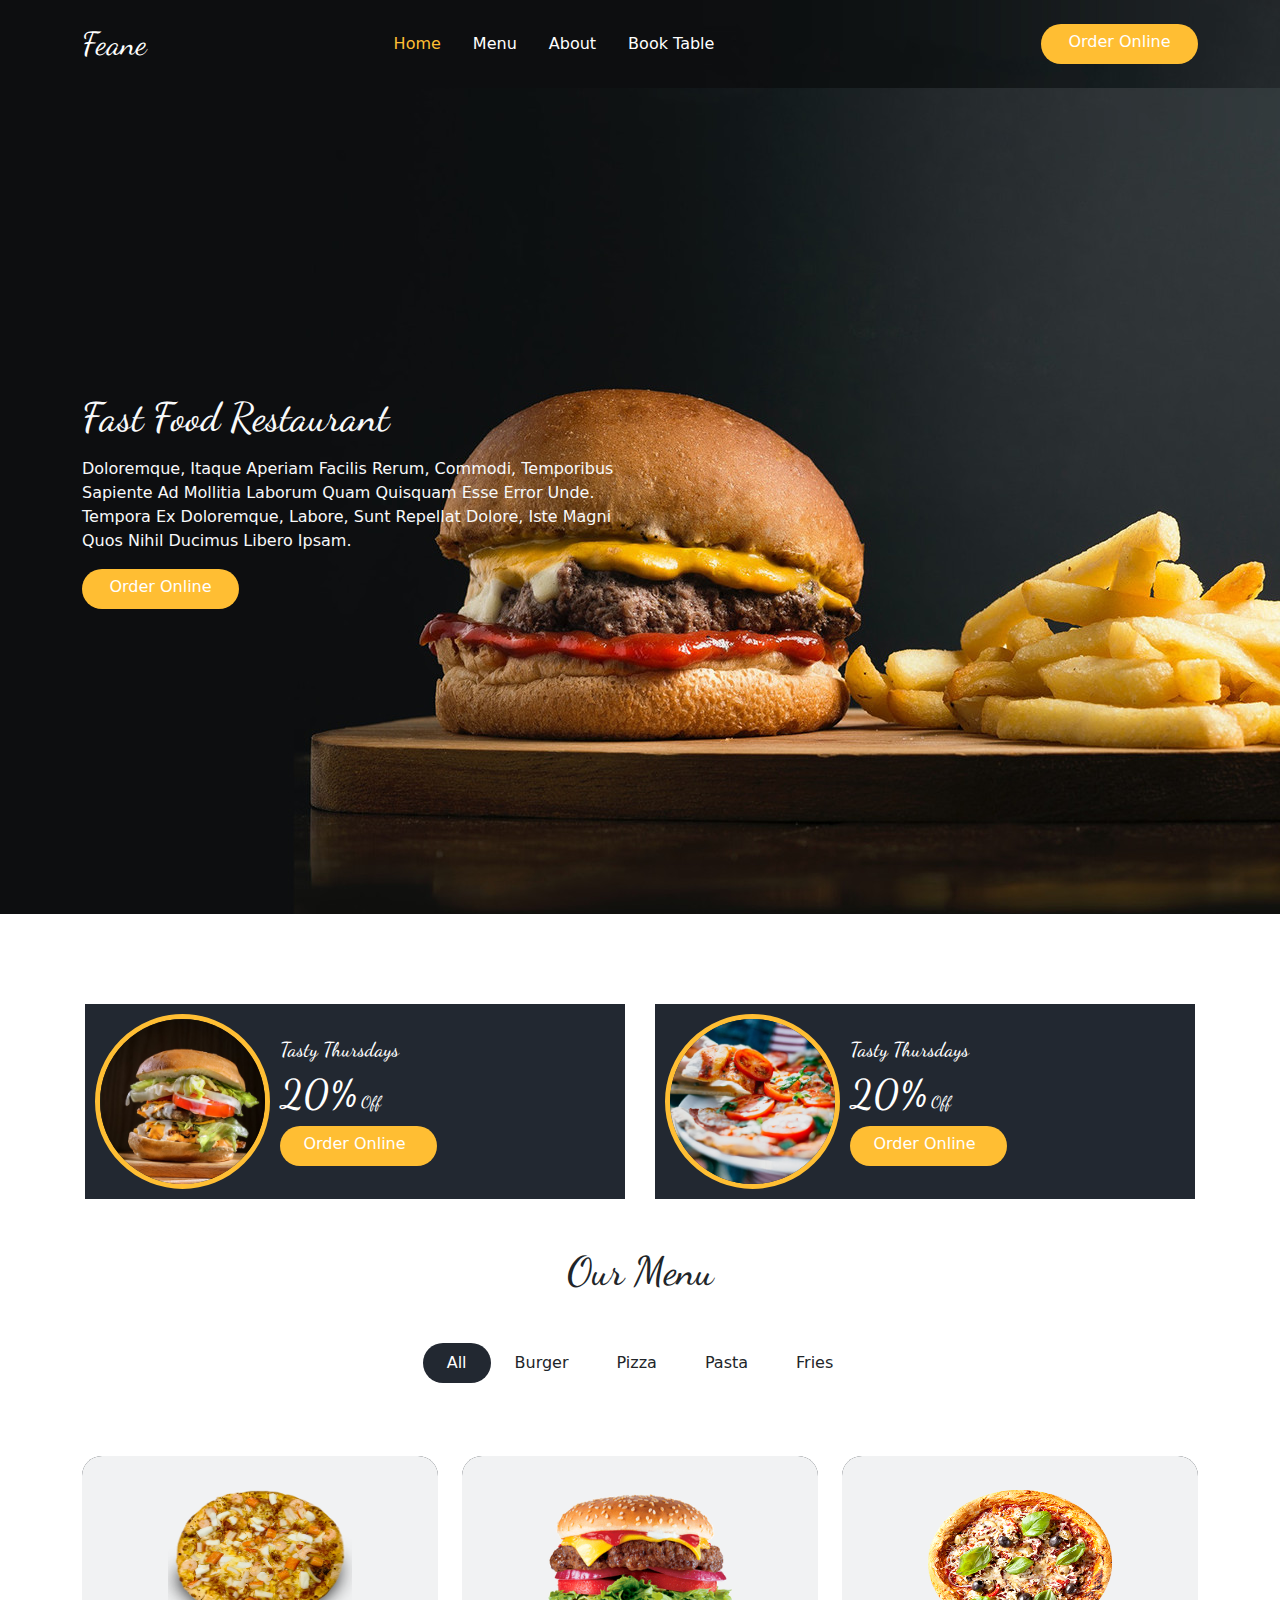
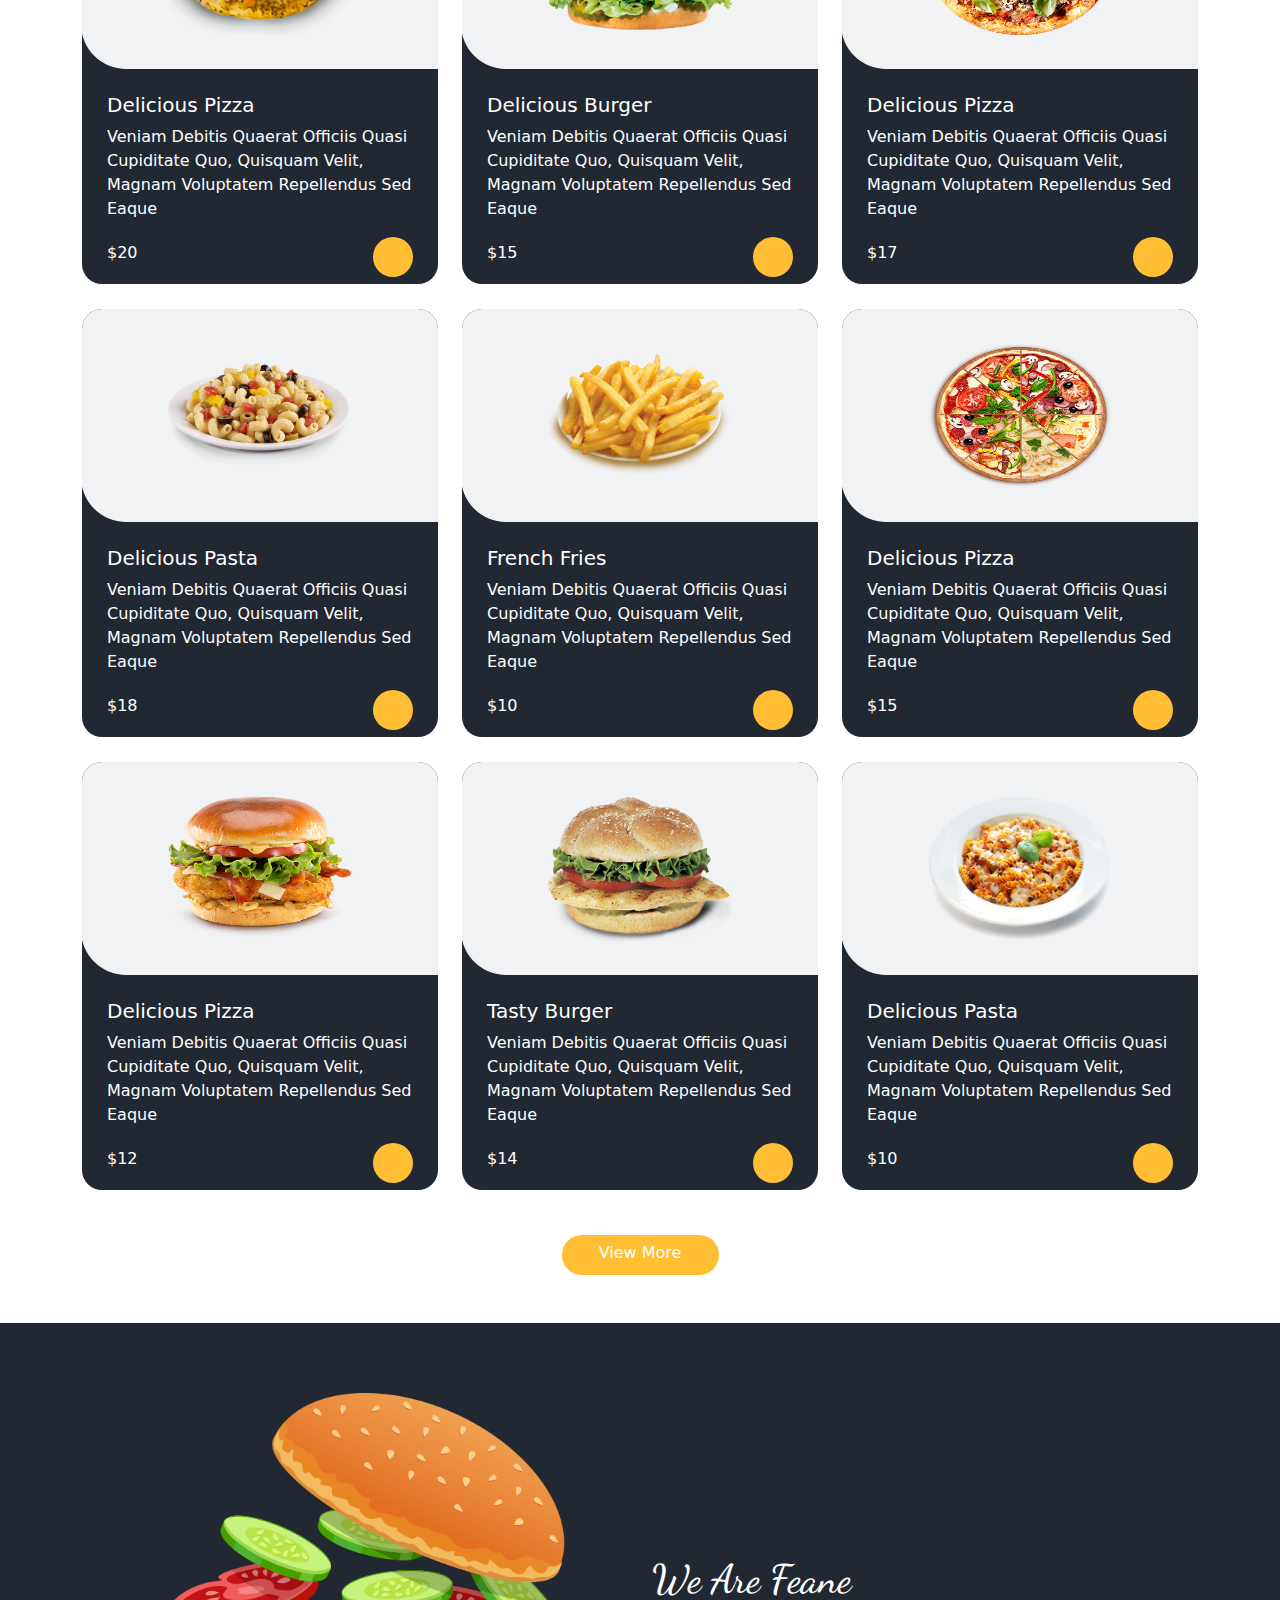
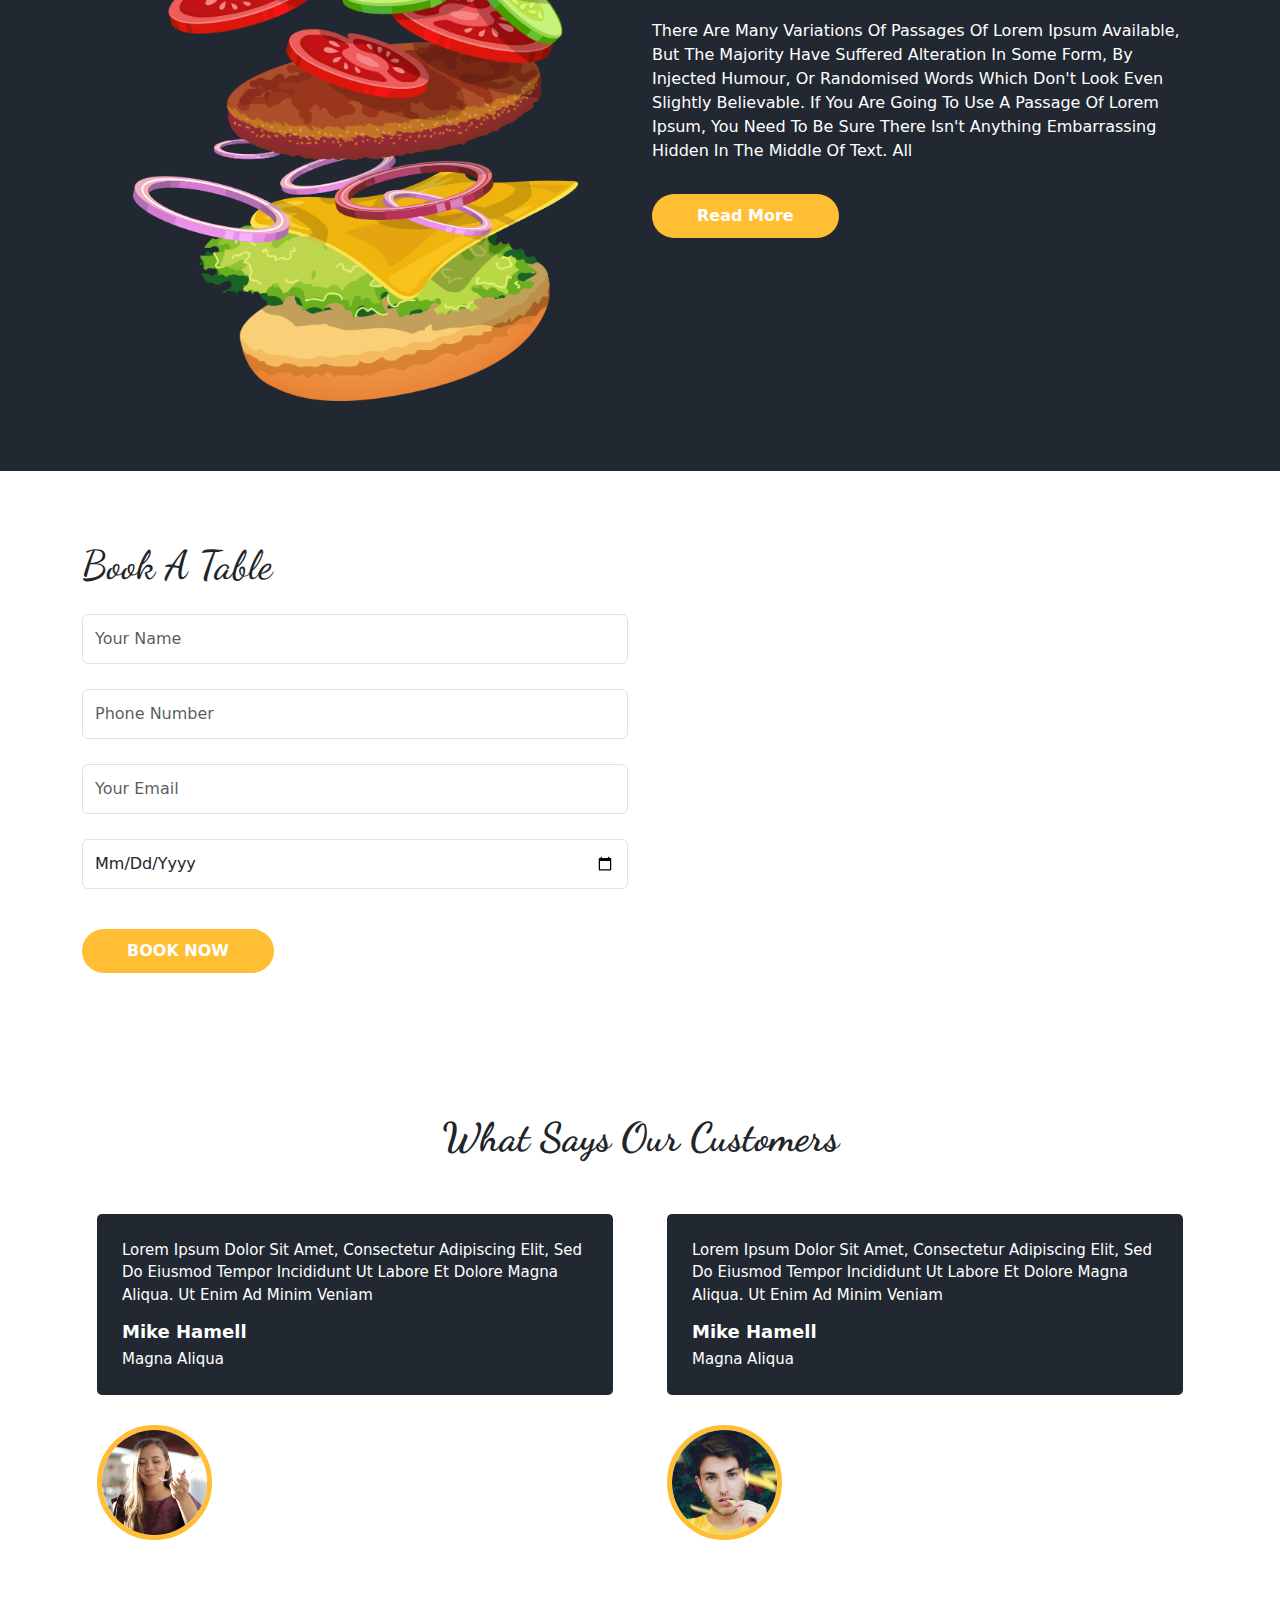
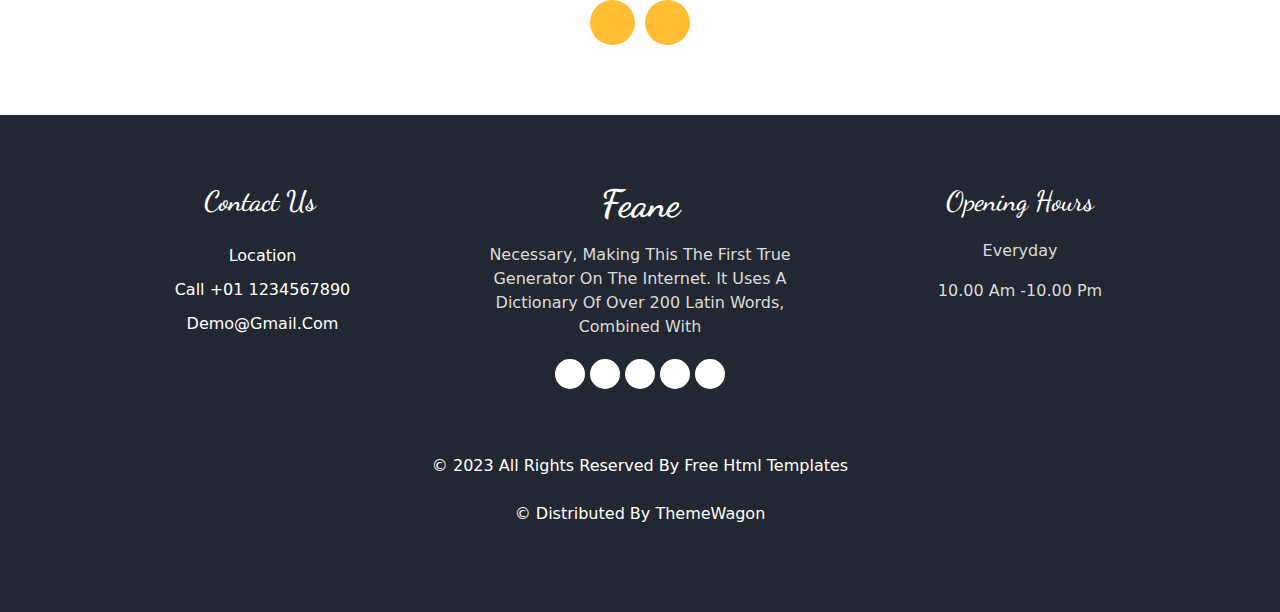
<file: index.html>
<!DOCTYPE html>
<html lang="en">

<head>
    <meta charset="UTF-8">
    <meta name="viewport" content="width=device-width, initial-scale=1.0">

    <!-- link css -->
    <link rel="stylesheet" href="./pppp/css/file.css">

    <!-- link google fonts -->
    <link rel="preconnect" href="https://fonts.googleapis.com">
    <link rel="preconnect" href="https://fonts.gstatic.com" crossorigin>
    <link
        href="https://fonts.googleapis.com/css2?family=Cairo:wght@300;400;500;700&family=Kanit:wght@300;500&family=Newsreader:opsz,wght@6..72,600&family=Roboto:wght@100;300;400;500&display=swap"
        rel="stylesheet">

    <!-- link google fonts -->
    <link rel="preconnect" href="https://fonts.googleapis.com">
    <link rel="preconnect" href="https://fonts.gstatic.com" crossorigin>
    <link
        href="https://fonts.googleapis.com/css2?family=Cairo:wght@300;400;500;700&family=Dancing+Script:wght@400;500;600;700&family=Kanit:wght@300;500&family=Newsreader:opsz,wght@6..72,600&family=Roboto:wght@100;300;400;500&display=swap"
        rel="stylesheet">
    <!-- link icons  -->
    <link rel="stylesheet" href="https://cdnjs.cloudflare.com/ajax/libs/font-awesome/6.4.2/css/all.min.css"
        integrity="sha512-z3gLpd7yknf1YoNbCzqRKc4qyor8gaKU1qmn+CShxbuBusANI9QpRohGBreCFkKxLhei6S9CQXFEbbKuqLg0DA=="
        crossorigin="anonymous" referrerpolicy="no-referrer">

    <!-- link bootstarp css -->
    <link rel="stylesheet" href="./pppp/vendor/css_boot_strap/bootstrap.min.css">


    <title>Feane</title>
</head>

<body>

    <!-- START  NAV -->
    <nav class="navbar navbar-expand-lg bg-body-tertiary">
        <div class="container">
            <a class="navbar-brand" href="#">Feane</a>
            <button class="navbar-toggler" type="button" data-bs-toggle="collapse"
                data-bs-target="#navbarSupportedContent" aria-controls="navbarSupportedContent" aria-expanded="false"
                aria-label="Toggle navigation">
                <span class="navbar-toggler-icon"></span>
            </button>
            <div class="collapse navbar-collapse" id="navbarSupportedContent">
                <ul class="navbar-nav ms-auto mb-2 mb-lg-0 ">

                    <li class="nav-item">
                        <a class="nav-link p-2 p-lg-3 active" href="#">home</a>
                    </li>
                    <li class="nav-item">
                        <a class="nav-link p-2 p-lg-3" href="./menu.html">menu</a>
                    </li>
                    <li class="nav-item">
                        <a class="nav-link p-2 p-lg-3" href="./about.html">About</a>
                    </li>
                    <li class="nav-item">
                        <a class="nav-link p-2 p-lg-3" href="./book_tabl.html">book table</a>
                    </li>
                </ul>

                <i class="fa-regular fa-user ms-auto icon_header"></i>
                <i class="fa-solid fa-cart-shopping ms-4 icon_header"></i>


                <div class="searsh ps-3 pe-3 d-none d-lg-block ms-3">
                    <i class="fa-solid fa-magnifying-glass icon_header"></i>
                </div>
                <a class="btn btn-primary rounded-pill main-btn ms-4" href="#">order online</a>

            </div>
        </div>
    </nav>
    <!-- END NAV -->


    <!-- START LANDING  -->
    <div class="landing d-flex  align-items-center">
        <div class="container">
            <div class="text-light">
                <div class="row">

                    <div class="col-md-7 col-lg-6">
                        <h1>Fast Food Restaurant</h1>
                        <p class="fs-6  mb-3 mt-3">Doloremque, itaque aperiam facilis rerum, commodi, temporibus
                            sapiente ad
                            mollitia laborum quam quisquam esse error
                            unde. Tempora ex doloremque, labore, sunt repellat dolore, iste magni quos nihil ducimus
                            libero
                            ipsam.
                        </p>
                        <a class="btn btn-primary rounded-pill main-btn main-btn" href="#">order online</a>
                    </div>
                </div>
            </div>
        </div>
    </div>
    <!-- END LANDING  -->


    <!-- START SEC -->
    <section class="sec1 ">
        <div class="container">
            <div class="row row_sec1">
                <div class="col-lg-6 col_sec1">

                    <div class="box">
                        <div class="img_box">
                            <img src="./pppp/media/o1.jpg" alt="">
                        </div>
                        <div class="data_box">
                            <h5 class="font_sec1">Tasty Thursdays</h5>
                            <h6 class="font_sec1"><span class="l_font_sec1">20%</span> off</h6>

                            <a class="btn btn-primary rounded-pill main-btn main-btn btnn" href="#">order online <i
                                    class="fa-solid fa-cart-shopping ms-2"></i></a>


                        </div>
                    </div>
                </div>
                <div class="col-lg-6 col_sec1">
                    <div class="box">
                        <div class="img_box">
                            <img src="./pppp/media/o2.jpg" alt="">
                        </div>
                        <div class="data_box">
                            <h5 class="font_sec1">Tasty Thursdays</h5>
                            <h6 class="font_sec1"><span class="l_font_sec1">20%</span> off</h6>

                            <a class="btn btn-primary rounded-pill main-btn main-btn btnn" href="#">order online <i
                                    class="fa-solid fa-cart-shopping ms-2"></i></a>


                        </div>
                    </div>
                </div>

            </div>
        </div>
    </section>
    <!-- END SEC -->

    <!-- START OUR-WORK -->
    <div class="our-work  pt-5 pb-5">
        <div class="container">

            <div class="menu text-center">
                <h2>Our Menu</h2>

                <ul class="list-unstyled d-flex justify-content-center mt-5 mb-5 text-center">
                    <li class="all rounded-pill ">All</li>
                    <li>Burger</li>
                    <li>Pizza</li>
                    <li>Pasta</li>
                    <li>Fries</li>
                </ul>
            </div>

            <div class="filters-content">
                <div class="row">
                    <div class="col-lg-4 col-md-6 ">

                        <div class="box1">
                            <div class="img_box1">
                                <img src="./pppp/media/f1.png" class="card-img-top" alt="...">
                            </div>
                            <div class="text_box1">
                                <h5>Delicious Pizza</h5>
                                <p>Veniam debitis quaerat officiis quasi cupiditate quo, quisquam velit, magnam
                                    voluptatem repellendus sed eaque</p>


                                <div class="icon_box1  ">
                                    <h6>$20</h6>
                                    <i class="fa-solid fa-cart-shopping "></i>

                                </div>
                            </div>

                        </div>

                    </div>
                    <div class="col-lg-4 col-md-6 ">

                        <div class="box1">
                            <div class="img_box1">
                                <img src="./pppp/media/f2.png" class="card-img-top" alt="...">
                            </div>
                            <div class="text_box1">
                                <h5>Delicious Burger</h5>
                                <p>Veniam debitis quaerat officiis quasi cupiditate quo, quisquam velit, magnam
                                    voluptatem repellendus sed eaque</p>


                                <div class="icon_box1  ">
                                    <h6>$15</h6>
                                    <i class="fa-solid fa-cart-shopping "></i>

                                </div>
                            </div>

                        </div>

                    </div>
                    <div class="col-lg-4 col-md-6 ">

                        <div class="box1">
                            <div class="img_box1">
                                <img src="./pppp/media/f3.png" class="card-img-top" alt="...">
                            </div>
                            <div class="text_box1">
                                <h5>Delicious Pizza</h5>
                                <p>Veniam debitis quaerat officiis quasi cupiditate quo, quisquam velit, magnam
                                    voluptatem repellendus sed eaque</p>


                                <div class="icon_box1  ">
                                    <h6>$17</h6>
                                    <i class="fa-solid fa-cart-shopping "></i>

                                </div>
                            </div>

                        </div>

                    </div>
                    <div class="col-lg-4 col-md-6 ">

                        <div class="box1">
                            <div class="img_box1">
                                <img src="./pppp/media/f4.png" class="card-img-top" alt="...">
                            </div>
                            <div class="text_box1">
                                <h5>Delicious Pasta</h5>
                                <p>Veniam debitis quaerat officiis quasi cupiditate quo, quisquam velit, magnam
                                    voluptatem repellendus sed eaque</p>


                                <div class="icon_box1  ">
                                    <h6>$18</h6>
                                    <i class="fa-solid fa-cart-shopping "></i>

                                </div>
                            </div>

                        </div>

                    </div>
                    <div class="col-lg-4 col-md-6 ">

                        <div class="box1">
                            <div class="img_box1">
                                <img src="./pppp/media/f5.png" class="card-img-top" alt="...">
                            </div>
                            <div class="text_box1">
                                <h5>French Fries</h5>
                                <p>Veniam debitis quaerat officiis quasi cupiditate quo, quisquam velit, magnam
                                    voluptatem repellendus sed eaque</p>


                                <div class="icon_box1  ">
                                    <h6>$10</h6>
                                    <i class="fa-solid fa-cart-shopping "></i>

                                </div>
                            </div>

                        </div>

                    </div>
                    <div class="col-lg-4 col-md-6 ">

                        <div class="box1">
                            <div class="img_box1">
                                <img src="./pppp/media/f6.png" class="card-img-top" alt="...">
                            </div>
                            <div class="text_box1">
                                <h5>Delicious Pizza</h5>
                                <p>Veniam debitis quaerat officiis quasi cupiditate quo, quisquam velit, magnam
                                    voluptatem repellendus sed eaque</p>


                                <div class="icon_box1  ">
                                    <h6>$15</h6>
                                    <i class="fa-solid fa-cart-shopping "></i>

                                </div>
                            </div>

                        </div>

                    </div>
                    <div class="col-lg-4 col-md-6 ">

                        <div class="box1">
                            <div class="img_box1">
                                <img src="./pppp/media/f7.png" class="card-img-top" alt="...">
                            </div>
                            <div class="text_box1">
                                <h5>Delicious Pizza</h5>
                                <p>Veniam debitis quaerat officiis quasi cupiditate quo, quisquam velit, magnam
                                    voluptatem repellendus sed eaque</p>


                                <div class="icon_box1  ">
                                    <h6>$12</h6>
                                    <i class="fa-solid fa-cart-shopping "></i>

                                </div>
                            </div>

                        </div>

                    </div>
                    <div class="col-lg-4 col-md-6 ">

                        <div class="box1">
                            <div class="img_box1">
                                <img src="./pppp/media/f8.png" class="card-img-top" alt="...">
                            </div>
                            <div class="text_box1">
                                <h5>Tasty Burger</h5>
                                <p>Veniam debitis quaerat officiis quasi cupiditate quo, quisquam velit, magnam
                                    voluptatem repellendus sed eaque</p>


                                <div class="icon_box1  ">
                                    <h6>$14</h6>
                                    <i class="fa-solid fa-cart-shopping "></i>

                                </div>
                            </div>

                        </div>

                    </div>
                    <div class="col-lg-4 col-md-6 ">

                        <div class="box1">
                            <div class="img_box1">
                                <img src="./pppp/media/f9.png" class="card-img-top" alt="...">
                            </div>
                            <div class="text_box1">
                                <h5>Delicious Pasta</h5>
                                <p>Veniam debitis quaerat officiis quasi cupiditate quo, quisquam velit, magnam
                                    voluptatem repellendus sed eaque</p>


                                <div class="icon_box1  ">
                                    <h6>$10</h6>
                                    <i class="fa-solid fa-cart-shopping "></i>

                                </div>
                            </div>

                        </div>

                    </div>
                </div>
            </div>

            <div class="bt">
                <a class="btn btn-primary rounded-pill main-btn main-btn btnn" href="#">view more </a>
            </div>

        </div>


    </div>
    <!-- END OUR-WORK -->


    <!-- START ABOUT SEC-2 -->
    <section class="about_sec2 p-70">
        <div class="container">
            <div class="row row_about">
                <div class="col-md-6">
                    <div class="img_about">
                        <img src="./pppp/media/about-img.png" alt="">
                    </div>
                </div>
                <div class="col-md-6">
                    <div class="text_about">
                        <h2>We Are Feane</h2>
                        <p class="mt-3">There are many variations of passages of Lorem Ipsum available, but the majority
                            have
                            suffered alteration in some form,
                            by injected humour, or randomised words which don't look even slightly believable. If you
                            are going to use a passage of
                            Lorem Ipsum, you need to be sure there isn't anything embarrassing hidden in the middle of
                            text. All</p>

                        <a class=" bt_about" href="#"> read more</a>
                    </div>
                </div>
            </div>
        </div>
    </section>
    <!-- END ABOUT SEC-2 -->

    <!-- START BOOK  -->
    <section class="p-70 sec_book">
        <div class="container">
            <div class="heading_book">
                <h2>Book A Table</h2>
            </div>

            <div class="row">
                <div class="col-md-6">
                    <div class="form_book">
                        <form action="">
                            <div>
                                <input type="text" class="form-control" placeholder="Your Name" fdprocessedid="acx2vi">
                            </div>
                            <div>
                                <input type="text" class="form-control" placeholder="phone number"
                                    fdprocessedid="acx2vi">
                            </div>
                            <div>
                                <input type="email" class="form-control" placeholder="Your email"
                                    fdprocessedid="acx2vi">
                            </div>

                            <div>
                                <input type="date" class="form-control" placeholder="Your Name" fdprocessedid="acx2vi">
                            </div>
                            <div>
                                <a class=" bt_about bttt" href="#"> book now</a>
                            </div>
                        </form>
                    </div>
                </div>

                <div class="col-md-6">
                    <div class="book_map">
                        <iframe
                            src="https://www.google.com/maps/embed?pb=!1m14!1m8!1m3!1d1512.1190432157425!2d-74.005973!3d40.712775!3m2!1i1024!2i768!4f13.1!3m3!1m2!1s0x89c258fda88cefb3%3A0x7f1e88758d210007!2sNew%20York%20City%20Hall!5e0!3m2!1sar!2sus!4v1701513529724!5m2!1sar!2sus"
                            width="600" height="450" style="border:0;" allowfullscreen="" loading="lazy"
                            referrerpolicy="no-referrer-when-downgrade"></iframe>
                    </div>
                </div>
            </div>
        </div>
    </section>
    <!-- END BOOK  -->



    <!-- STRAT SEC-3  -->
    <section class="sec3 p-70">
        <div class="container">
            <div class="heading_sec3">
                <h2>What Says Our Customers</h2>
            </div>

            <div class="row">
                <div class="col-md-6 col-sm-6">
                    <div class="box_sec3">
                        <div class="text_sec3">
                            <p class="p1_sec3">
                                Lorem ipsum dolor sit amet, consectetur adipiscing elit, sed do eiusmod tempor
                                incididunt ut labore et dolore magna
                                aliqua. Ut enim ad minim veniam
                            </p>
                            <h6>
                                Mike Hamell
                            </h6>
                            <p>
                                magna aliqua
                            </p>
                        </div>
                        <div class="img_sec3">
                            <img src="./pppp/media/client1.jpg" class="card-img-bottom" alt="...">
                        </div>
                    </div>
                </div>
                <div class="col-md-6 col-sm-6">
                    <div class="box_sec3">
                        <div class="text_sec3">
                            <p class="p1_sec3">
                                Lorem ipsum dolor sit amet, consectetur adipiscing elit, sed do eiusmod tempor
                                incididunt ut labore et dolore magna
                                aliqua. Ut enim ad minim veniam
                            </p>
                            <h6>
                                Mike Hamell
                            </h6>
                            <p>
                                magna aliqua
                            </p>
                        </div>
                        <div class="img_sec3">
                            <img src="./pppp/media/client2.jpg" class="card-img-bottom" alt="...">
                        </div>
                    </div>
                </div>
            </div>

            <div class="bt_sec3">

                <button>
                    <i class="fa fa-angle-left" aria-hidden="true"></i>
                </button>

                <button>
                    <i class="fa fa-angle-right" aria-hidden="true"></i>
                </button>
            </div>
        </div>
    </section>
    <!-- END SEC-3  -->


    <!-- START FOOTER -->
    <footer class="footer_home p-70 text-center">
        <div class="container">
            <div class="row">
                <!-- START  COL LEFT -->
                <div class="col-md-4 col_fot">
                    <div class="box_footer">
                        <h4>Contact Us</h4>
                        <div class="link_footer">
                            <a href="#"><i class="fa-solid fa-location-dot"></i> <span>location</span></a>
                            <a href="">
                                <i class="fa fa-phone" aria-hidden="true"></i>
                                <span>
                                    Call +01 1234567890
                                </span>

                                <a href="">
                                    <i class="fa fa-envelope" aria-hidden="true"></i>
                                    <span>
                                        demo@gmail.com
                                    </span>
                                </a>
                        </div>

                    </div>
                </div>
                <!-- START COL CENTER -->
                <div class="col-md-4 col_fot">
                    <div class="data_footer">
                        <a href="" class="footer-logo">
                            Feane
                        </a>
                        <p>
                            Necessary, making this the first true generator on the Internet. It uses a dictionary of
                            over 200 Latin words,
                            combined with
                        </p>
                        <div class="icon_footer">
                            <a href="">
                                <i class="fa-brands fa-facebook"></i>
                            </a>
                            <a href="">
                                <i class="fa-brands fa-twitter"></i>
                            </a>
                            <a href="">
                                <i class="fa-brands fa-linkedin"></i>
                            </a>
                            <a href="">
                                <i class="fa-brands fa-instagram"></i>
                            </a>
                            <a href="">
                                <i class="fa-brands fa-pinterest"></i>
                            </a>
                        </div>
                    </div>
                </div>
                <!-- STRAT COL RIGHT-->
                <div class="col-md-4 col_fot">
                    <div class="row">
                        <div class="rghit_footer">
                            <h4>
                                Opening Hours
                            </h4>
                            <p>
                                Everyday
                            </p>
                            <p>
                                10.00 Am -10.00 Pm
                            </p>
                        </div>
                    </div>
                </div>
            </div>

            <div class="end_footer">
                <p>
                    © <span id="displayYear">2023</span> All Rights Reserved By
                    <a href="https://html.design/">Free Html Templates</a><br><br>
                    © <span id="displayYear"></span> Distributed By
                    <a href="https://themewagon.com/" target="_blank">ThemeWagon</a>
                </p>
            </div>
        </div>

    </footer>
    <!-- END FOOTER -->








    <!-- link script -->
    <script src="./pppp/vendor/js_bootstrap/bootstrap.bundle.min.js"></script>

</body>

</html>
</file>
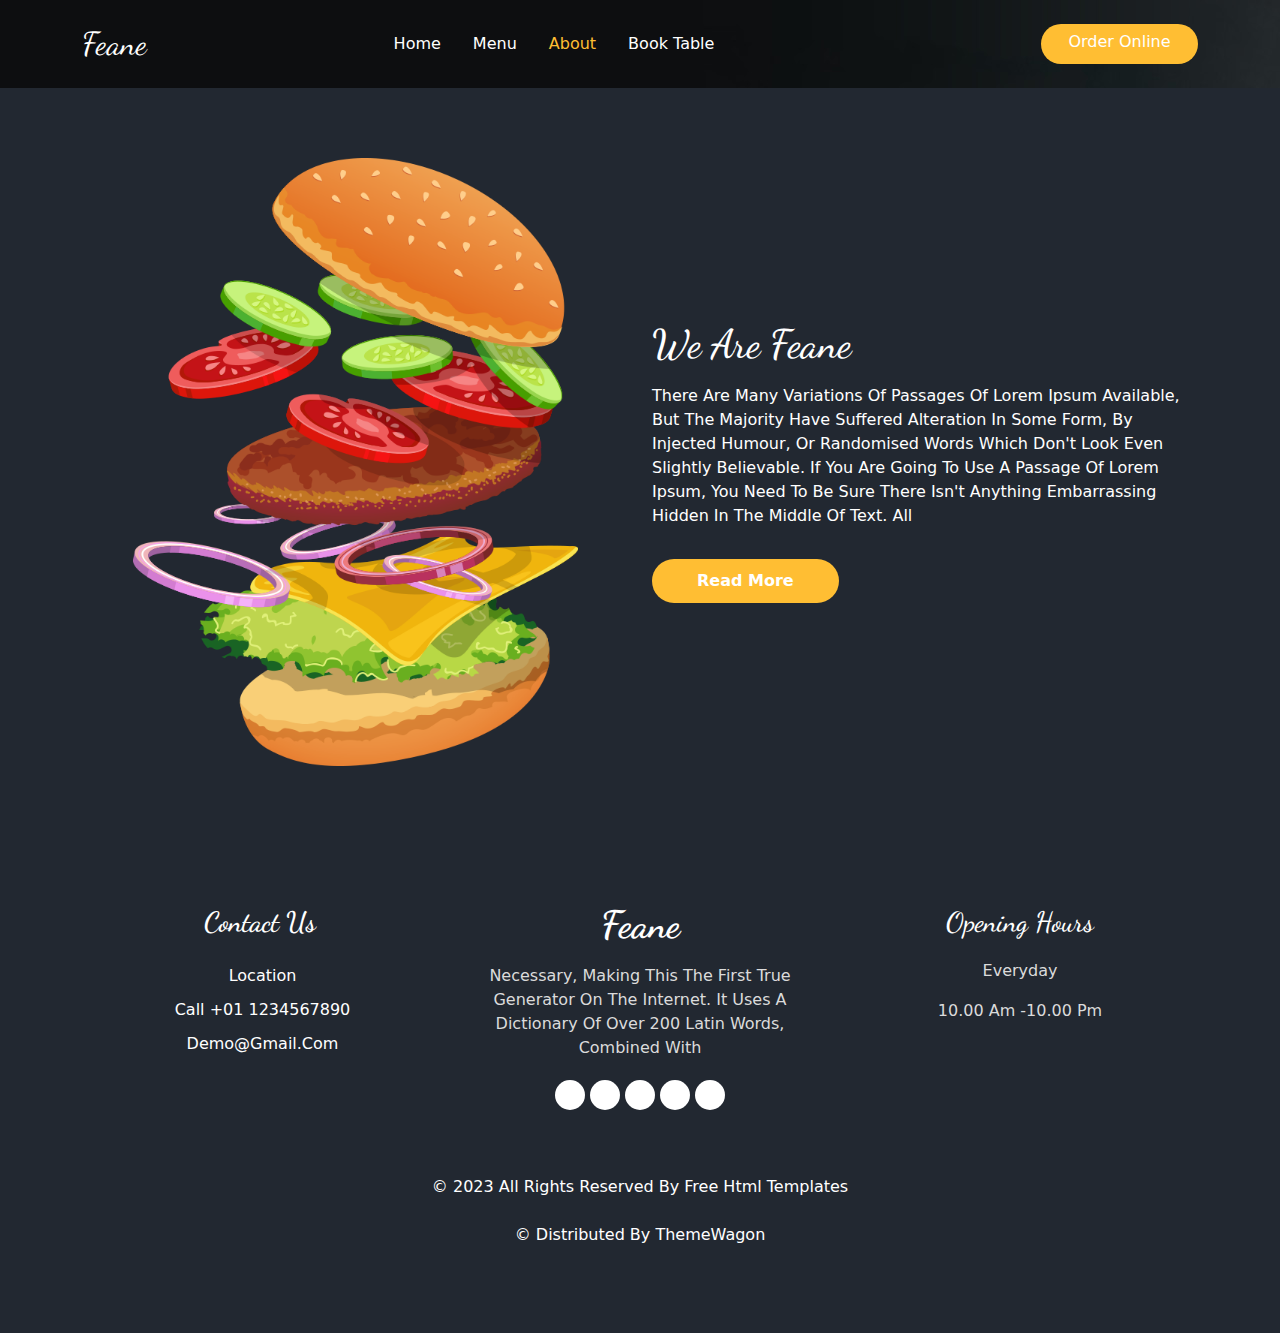
<file: about.html>
<!DOCTYPE html>
<html lang="en">

<head>
    <meta charset="UTF-8">
    <meta name="viewport" content="width=device-width, initial-scale=1.0">

    <!-- link css -->
    <link rel="stylesheet" href="./pppp/css/file.css">

    <!-- link google fonts -->
    <link rel="preconnect" href="https://fonts.googleapis.com">
    <link rel="preconnect" href="https://fonts.gstatic.com" crossorigin>
    <link
        href="https://fonts.googleapis.com/css2?family=Cairo:wght@300;400;500;700&family=Kanit:wght@300;500&family=Newsreader:opsz,wght@6..72,600&family=Roboto:wght@100;300;400;500&display=swap"
        rel="stylesheet">

    <!-- link google fonts -->
    <link rel="preconnect" href="https://fonts.googleapis.com">
    <link rel="preconnect" href="https://fonts.gstatic.com" crossorigin>
    <link
        href="https://fonts.googleapis.com/css2?family=Cairo:wght@300;400;500;700&family=Dancing+Script:wght@400;500;600;700&family=Kanit:wght@300;500&family=Newsreader:opsz,wght@6..72,600&family=Roboto:wght@100;300;400;500&display=swap"
        rel="stylesheet">
    <!-- link icons  -->
    <link rel="stylesheet" href="https://cdnjs.cloudflare.com/ajax/libs/font-awesome/6.4.2/css/all.min.css"
        integrity="sha512-z3gLpd7yknf1YoNbCzqRKc4qyor8gaKU1qmn+CShxbuBusANI9QpRohGBreCFkKxLhei6S9CQXFEbbKuqLg0DA=="
        crossorigin="anonymous" referrerpolicy="no-referrer">

    <!-- link bootstarp css -->
    <link rel="stylesheet" href="./pppp/vendor/css_boot_strap/bootstrap.min.css">

    <title>
        About
    </title>
</head>

<body>


    <!-- START  NAV -->
    <nav class="navbar navbar-expand-lg bg-body-tertiary">
        <div class="container">
            <a class="navbar-brand" href="#">Feane</a>
            <button class="navbar-toggler" type="button" data-bs-toggle="collapse"
                data-bs-target="#navbarSupportedContent" aria-controls="navbarSupportedContent" aria-expanded="false"
                aria-label="Toggle navigation">
                <span class="navbar-toggler-icon"></span>
            </button>
            <div class="collapse navbar-collapse" id="navbarSupportedContent">
                <ul class="navbar-nav ms-auto mb-2 mb-lg-0 ">

                    <li class="nav-item">
                        <a class="nav-link p-2 p-lg-3 " href="./index.html">home</a>
                    </li>
                    <li class="nav-item">
                        <a class="nav-link p-2 p-lg-3" href="./menu.html">menu</a>
                    </li>
                    <li class="nav-item">
                        <a class="nav-link p-2 p-lg-3 active" href="#">About</a>
                    </li>
                    <li class="nav-item">
                        <a class="nav-link p-2 p-lg-3" href="./book_tabl.html">book table</a>
                    </li>
                </ul>

                <i class="fa-regular fa-user ms-auto icon_header"></i>
                <i class="fa-solid fa-cart-shopping ms-4 icon_header"></i>


                <div class="searsh ps-3 pe-3 d-none d-lg-block ms-3">
                    <i class="fa-solid fa-magnifying-glass icon_header"></i>
                </div>
                <a class="btn btn-primary rounded-pill main-btn ms-4" href="#">order online</a>

            </div>
        </div>
    </nav>
    <!-- END NAV -->

    <!-- START ABOUT SEC-2 -->
    <section class="about_sec2 p-70">
        <div class="container">
            <div class="row row_about">
                <div class="col-md-6">
                    <div class="img_about">
                        <img src="./pppp/media/about-img.png" alt="">
                    </div>
                </div>
                <div class="col-md-6">
                    <div class="text_about">
                        <h2>We Are Feane</h2>
                        <p class="mt-3">There are many variations of passages of Lorem Ipsum available, but the majority
                            have
                            suffered alteration in some form,
                            by injected humour, or randomised words which don't look even slightly believable. If you
                            are going to use a passage of
                            Lorem Ipsum, you need to be sure there isn't anything embarrassing hidden in the middle of
                            text. All</p>

                        <a class=" bt_about" href="#"> read more</a>
                    </div>
                </div>
            </div>
        </div>
    </section>
    <!-- END ABOUT SEC-2 -->


    <!-- START FOOTER -->
    <footer class="footer_home p-70 text-center">
        <div class="container">
            <div class="row">
                <!-- START  COL LEFT -->
                <div class="col-md-4 col_fot">
                    <div class="box_footer">
                        <h4>Contact Us</h4>
                        <div class="link_footer">
                            <a href="#"><i class="fa-solid fa-location-dot"></i> <span>location</span></a>
                            <a href="">
                                <i class="fa fa-phone" aria-hidden="true"></i>
                                <span>
                                    Call +01 1234567890
                                </span>

                                <a href="">
                                    <i class="fa fa-envelope" aria-hidden="true"></i>
                                    <span>
                                        demo@gmail.com
                                    </span>
                                </a>
                        </div>

                    </div>
                </div>
                <!-- START COL CENTER -->
                <div class="col-md-4 col_fot">
                    <div class="data_footer">
                        <a href="" class="footer-logo">
                            Feane
                        </a>
                        <p>
                            Necessary, making this the first true generator on the Internet. It uses a dictionary of
                            over 200 Latin words,
                            combined with
                        </p>
                        <div class="icon_footer">
                            <a href="">
                                <i class="fa-brands fa-facebook"></i>
                            </a>
                            <a href="">
                                <i class="fa-brands fa-twitter"></i>
                            </a>
                            <a href="">
                                <i class="fa-brands fa-linkedin"></i>
                            </a>
                            <a href="">
                                <i class="fa-brands fa-instagram"></i>
                            </a>
                            <a href="">
                                <i class="fa-brands fa-pinterest"></i>
                            </a>
                        </div>
                    </div>
                </div>
                <!-- STRAT COL RIGHT-->
                <div class="col-md-4 col_fot">
                    <div class="row">
                        <div class="rghit_footer">
                            <h4>
                                Opening Hours
                            </h4>
                            <p>
                                Everyday
                            </p>
                            <p>
                                10.00 Am -10.00 Pm
                            </p>
                        </div>
                    </div>
                </div>
            </div>

            <div class="end_footer">
                <p>
                    © <span id="displayYear">2023</span> All Rights Reserved By
                    <a href="https://html.design/">Free Html Templates</a><br><br>
                    © <span id="displayYear"></span> Distributed By
                    <a href="https://themewagon.com/" target="_blank">ThemeWagon</a>
                </p>
            </div>
        </div>

    </footer>
    <!-- END FOOTER -->


    <!-- link script -->
    <script src="./pppp/vendor/js_bootstrap/bootstrap.bundle.min.js"></script
</body>

</html>
</file>
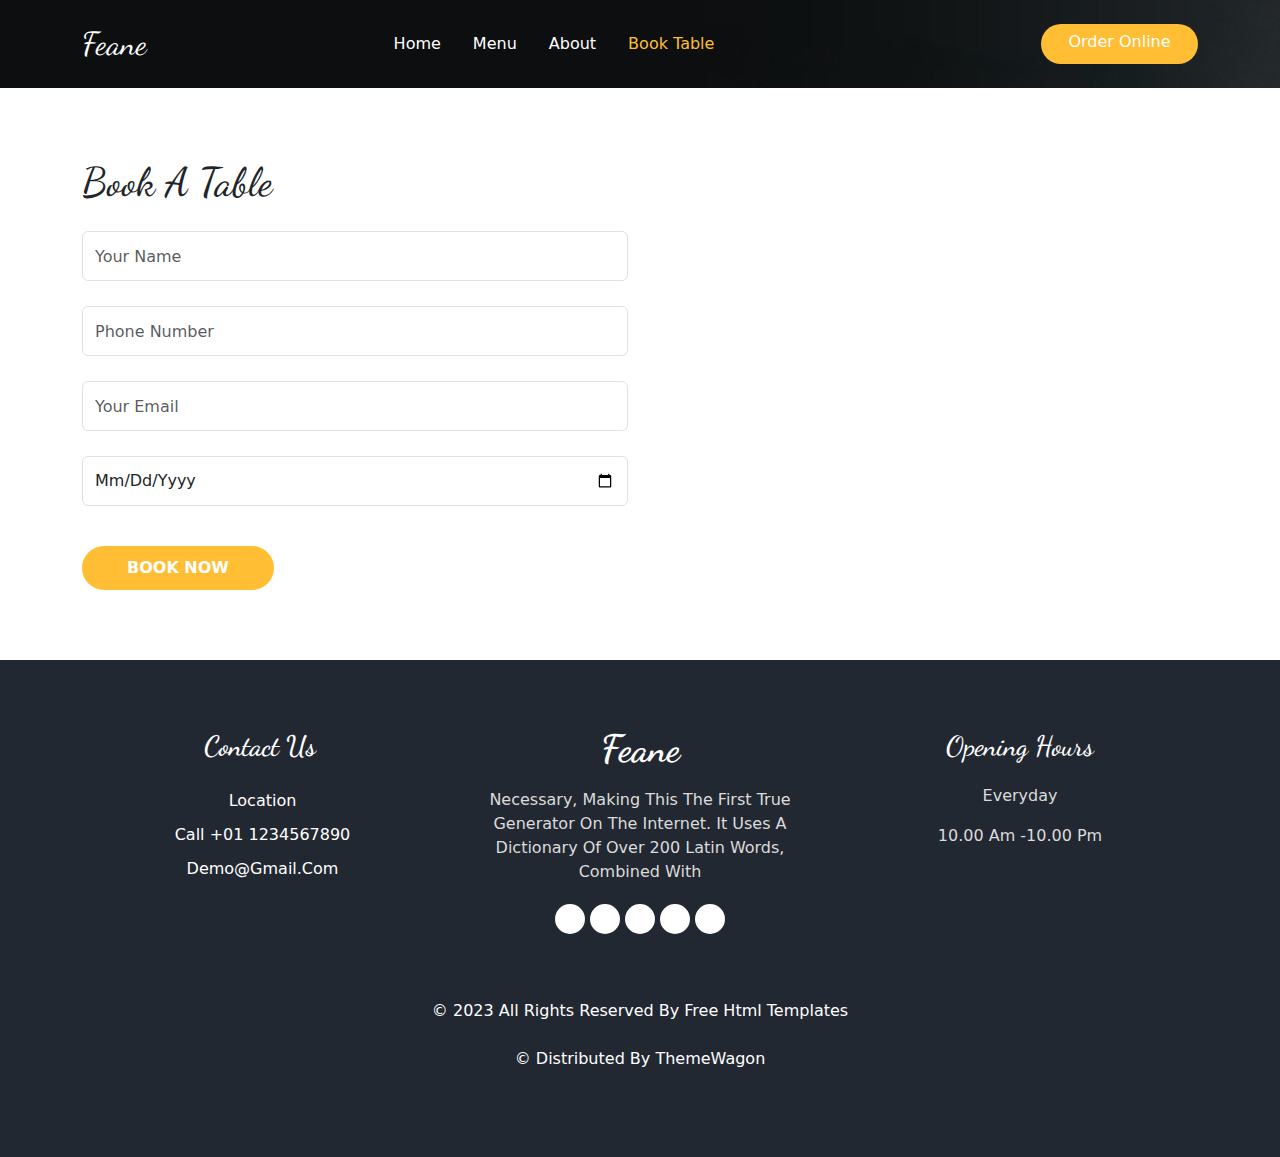
<file: book_tabl.html>
<!DOCTYPE html>
<html lang="en">

<head>
    <meta charset="UTF-8">
    <meta name="viewport" content="width=device-width, initial-scale=1.0">

    <!-- link css -->
    <link rel="stylesheet" href="./pppp/css/file.css">

    <!-- link google fonts -->
    <link rel="preconnect" href="https://fonts.googleapis.com">
    <link rel="preconnect" href="https://fonts.gstatic.com" crossorigin>
    <link
        href="https://fonts.googleapis.com/css2?family=Cairo:wght@300;400;500;700&family=Kanit:wght@300;500&family=Newsreader:opsz,wght@6..72,600&family=Roboto:wght@100;300;400;500&display=swap"
        rel="stylesheet">

    <!-- link google fonts -->
    <link rel="preconnect" href="https://fonts.googleapis.com">
    <link rel="preconnect" href="https://fonts.gstatic.com" crossorigin>
    <link
        href="https://fonts.googleapis.com/css2?family=Cairo:wght@300;400;500;700&family=Dancing+Script:wght@400;500;600;700&family=Kanit:wght@300;500&family=Newsreader:opsz,wght@6..72,600&family=Roboto:wght@100;300;400;500&display=swap"
        rel="stylesheet">
    <!-- link icons  -->
    <link rel="stylesheet" href="https://cdnjs.cloudflare.com/ajax/libs/font-awesome/6.4.2/css/all.min.css"
        integrity="sha512-z3gLpd7yknf1YoNbCzqRKc4qyor8gaKU1qmn+CShxbuBusANI9QpRohGBreCFkKxLhei6S9CQXFEbbKuqLg0DA=="
        crossorigin="anonymous" referrerpolicy="no-referrer">

    <!-- link bootstarp css -->
    <link rel="stylesheet" href="./pppp/vendor/css_boot_strap/bootstrap.min.css">

    <title>
        Book-Table
    </title>
</head>

<body>

    <!-- START  NAV -->
    <nav class="navbar navbar-expand-lg bg-body-tertiary">
        <div class="container">
            <a class="navbar-brand" href="#">Feane</a>
            <button class="navbar-toggler" type="button" data-bs-toggle="collapse"
                data-bs-target="#navbarSupportedContent" aria-controls="navbarSupportedContent" aria-expanded="false"
                aria-label="Toggle navigation">
                <span class="navbar-toggler-icon"></span>
            </button>
            <div class="collapse navbar-collapse" id="navbarSupportedContent">
                <ul class="navbar-nav ms-auto mb-2 mb-lg-0 ">

                    <li class="nav-item">
                        <a class="nav-link p-2 p-lg-3 " href="./index.html">home</a>
                    </li>
                    <li class="nav-item">
                        <a class="nav-link p-2 p-lg-3" href="./menu.html">menu</a>
                    </li>
                    <li class="nav-item">
                        <a class="nav-link p-2 p-lg-3" href="./about.html">About</a>
                    </li>
                    <li class="nav-item">
                        <a class="nav-link p-2 p-lg-3 active" href="#">book table</a>
                    </li>
                </ul>

                <i class="fa-regular fa-user ms-auto icon_header"></i>
                <i class="fa-solid fa-cart-shopping ms-4 icon_header"></i>


                <div class="searsh ps-3 pe-3 d-none d-lg-block ms-3">
                    <i class="fa-solid fa-magnifying-glass icon_header"></i>
                </div>
                <a class="btn btn-primary rounded-pill main-btn ms-4" href="#">order online</a>

            </div>
        </div>
    </nav>
    <!-- END NAV -->

    <!-- START BOOK  -->
    <section class="p-70 sec_book">
        <div class="container">
            <div class="heading_book">
                <h2>Book A Table</h2>
            </div>

            <div class="row">
                <div class="col-md-6">
                    <div class="form_book">
                        <form action="">
                            <div>
                                <input type="text" class="form-control" placeholder="Your Name" fdprocessedid="acx2vi">
                            </div>
                            <div>
                                <input type="text" class="form-control" placeholder="phone number"
                                    fdprocessedid="acx2vi">
                            </div>
                            <div>
                                <input type="email" class="form-control" placeholder="Your email"
                                    fdprocessedid="acx2vi">
                            </div>

                            <div>
                                <input type="date" class="form-control" placeholder="Your Name" fdprocessedid="acx2vi">
                            </div>
                            <div>
                                <a class=" bt_about bttt" href="#"> book now</a>
                            </div>
                        </form>
                    </div>
                </div>

                <div class="col-md-6">
                    <div class="book_map">
                        <iframe
                            src="https://www.google.com/maps/embed?pb=!1m14!1m8!1m3!1d1512.1190432157425!2d-74.005973!3d40.712775!3m2!1i1024!2i768!4f13.1!3m3!1m2!1s0x89c258fda88cefb3%3A0x7f1e88758d210007!2sNew%20York%20City%20Hall!5e0!3m2!1sar!2sus!4v1701513529724!5m2!1sar!2sus"
                            width="600" height="450" style="border:0;" allowfullscreen="" loading="lazy"
                            referrerpolicy="no-referrer-when-downgrade"></iframe>
                    </div>
                </div>
            </div>
        </div>
    </section>
    <!-- END BOOK  -->

    <!-- START FOOTER -->
    <footer class="footer_home p-70 text-center">
        <div class="container">
            <div class="row">
                <!-- START  COL LEFT -->
                <div class="col-md-4 col_fot">
                    <div class="box_footer">
                        <h4>Contact Us</h4>
                        <div class="link_footer">
                            <a href="#"><i class="fa-solid fa-location-dot"></i> <span>location</span></a>
                            <a href="">
                                <i class="fa fa-phone" aria-hidden="true"></i>
                                <span>
                                    Call +01 1234567890
                                </span>

                                <a href="">
                                    <i class="fa fa-envelope" aria-hidden="true"></i>
                                    <span>
                                        demo@gmail.com
                                    </span>
                                </a>
                        </div>

                    </div>
                </div>
                <!-- START COL CENTER -->
                <div class="col-md-4 col_fot">
                    <div class="data_footer">
                        <a href="" class="footer-logo">
                            Feane
                        </a>
                        <p>
                            Necessary, making this the first true generator on the Internet. It uses a dictionary of
                            over 200 Latin words,
                            combined with
                        </p>
                        <div class="icon_footer">
                            <a href="">
                                <i class="fa-brands fa-facebook"></i>
                            </a>
                            <a href="">
                                <i class="fa-brands fa-twitter"></i>
                            </a>
                            <a href="">
                                <i class="fa-brands fa-linkedin"></i>
                            </a>
                            <a href="">
                                <i class="fa-brands fa-instagram"></i>
                            </a>
                            <a href="">
                                <i class="fa-brands fa-pinterest"></i>
                            </a>
                        </div>
                    </div>
                </div>
                <!-- STRAT COL RIGHT-->
                <div class="col-md-4 col_fot">
                    <div class="row">
                        <div class="rghit_footer">
                            <h4>
                                Opening Hours
                            </h4>
                            <p>
                                Everyday
                            </p>
                            <p>
                                10.00 Am -10.00 Pm
                            </p>
                        </div>
                    </div>
                </div>
            </div>

            <div class="end_footer">
                <p>
                    © <span id="displayYear">2023</span> All Rights Reserved By
                    <a href="https://html.design/">Free Html Templates</a><br><br>
                    © <span id="displayYear"></span> Distributed By
                    <a href="https://themewagon.com/" target="_blank">ThemeWagon</a>
                </p>
            </div>
        </div>

    </footer>
    <!-- END FOOTER -->




    <!-- link script -->
    <script src="./pppp/vendor/js_bootstrap/bootstrap.bundle.min.js"></script
</body>

</html>
</file>
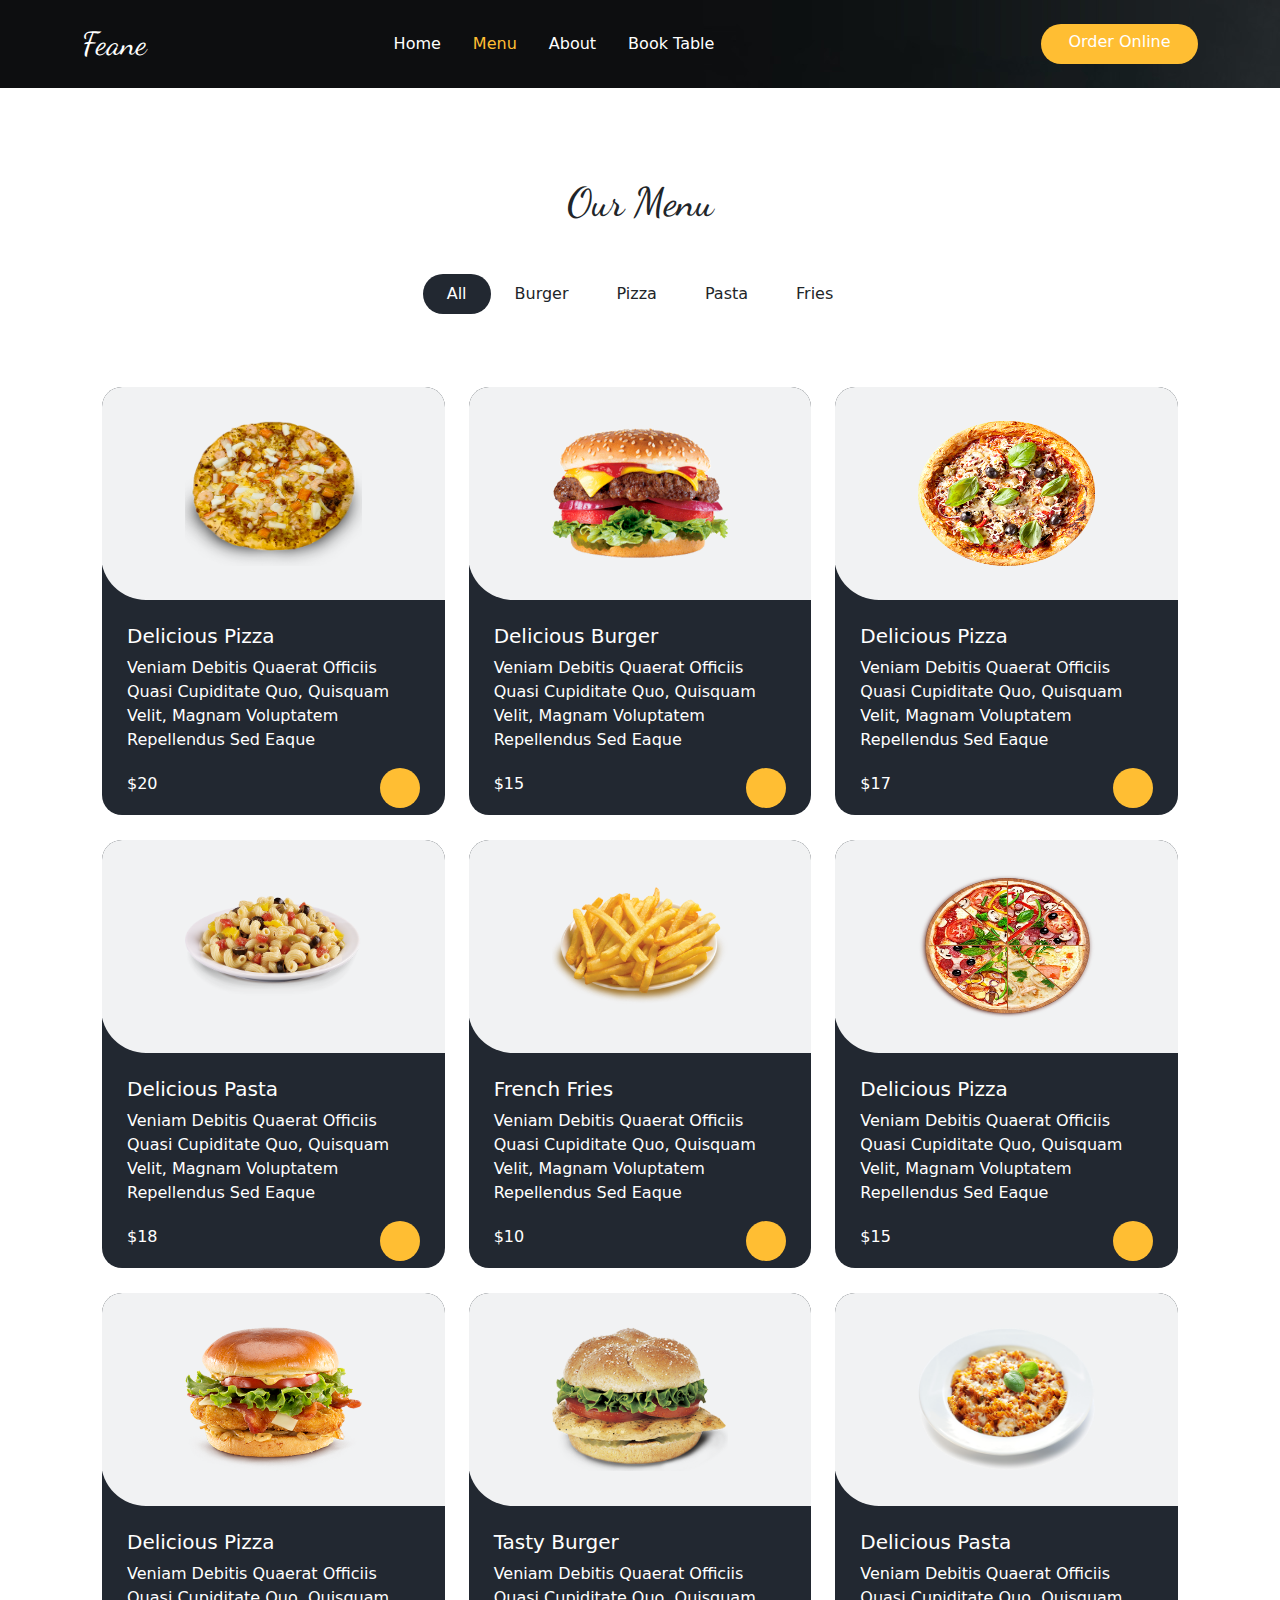
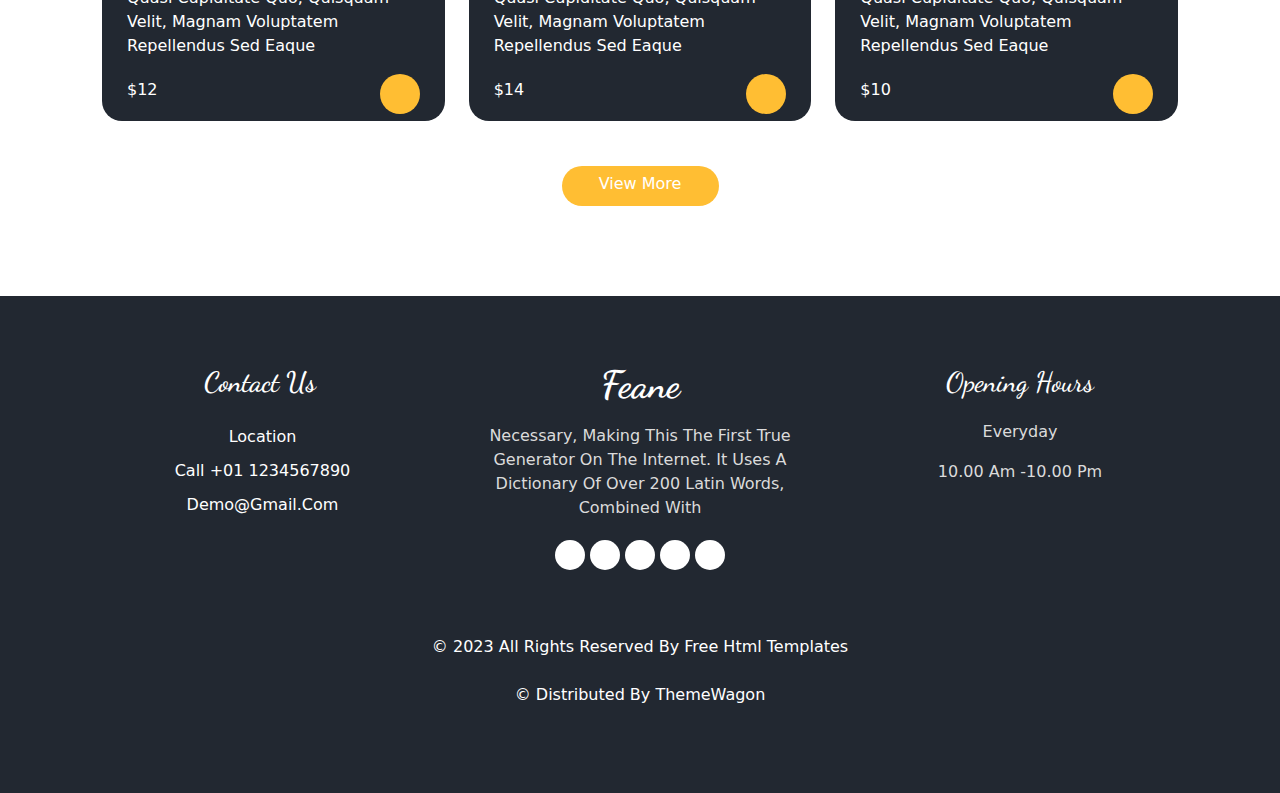
<file: menu.html>
<!DOCTYPE html>
<html lang="en">

<head>
    <meta charset="UTF-8">
    <meta name="viewport" content="width=device-width, initial-scale=1.0">

    <!-- link css -->
    <link rel="stylesheet" href="./pppp/css/file.css">

    <!-- link google fonts -->
    <link rel="preconnect" href="https://fonts.googleapis.com">
    <link rel="preconnect" href="https://fonts.gstatic.com" crossorigin>
    <link
        href="https://fonts.googleapis.com/css2?family=Cairo:wght@300;400;500;700&family=Kanit:wght@300;500&family=Newsreader:opsz,wght@6..72,600&family=Roboto:wght@100;300;400;500&display=swap"
        rel="stylesheet">

    <!-- link google fonts -->
    <link rel="preconnect" href="https://fonts.googleapis.com">
    <link rel="preconnect" href="https://fonts.gstatic.com" crossorigin>
    <link
        href="https://fonts.googleapis.com/css2?family=Cairo:wght@300;400;500;700&family=Dancing+Script:wght@400;500;600;700&family=Kanit:wght@300;500&family=Newsreader:opsz,wght@6..72,600&family=Roboto:wght@100;300;400;500&display=swap"
        rel="stylesheet">
    <!-- link icons  -->
    <link rel="stylesheet" href="https://cdnjs.cloudflare.com/ajax/libs/font-awesome/6.4.2/css/all.min.css"
        integrity="sha512-z3gLpd7yknf1YoNbCzqRKc4qyor8gaKU1qmn+CShxbuBusANI9QpRohGBreCFkKxLhei6S9CQXFEbbKuqLg0DA=="
        crossorigin="anonymous" referrerpolicy="no-referrer">

    <!-- link bootstarp css -->
    <link rel="stylesheet" href="./pppp/vendor/css_boot_strap/bootstrap.min.css">

    <title>Menu</title>
</head>

<body>
    <!-- START  NAV -->
    <nav class="navbar navbar-expand-lg bg-body-tertiary">
        <div class="container">
            <a class="navbar-brand" href="#">Feane</a>
            <button class="navbar-toggler" type="button" data-bs-toggle="collapse"
                data-bs-target="#navbarSupportedContent" aria-controls="navbarSupportedContent" aria-expanded="false"
                aria-label="Toggle navigation">
                <span class="navbar-toggler-icon"></span>
            </button>
            <div class="collapse navbar-collapse" id="navbarSupportedContent">
                <ul class="navbar-nav ms-auto mb-2 mb-lg-0 ">

                    <li class="nav-item">
                        <a class="nav-link p-2 p-lg-3 " href="./index.html">home</a>
                    </li>
                    <li class="nav-item">
                        <a class="nav-link p-2 p-lg-3 active" href="#">menu</a>
                    </li>
                    <li class="nav-item">
                        <a class="nav-link p-2 p-lg-3" href="./about.html">About</a>
                    </li>
                    <li class="nav-item">
                        <a class="nav-link p-2 p-lg-3" href="./book_tabl.html">book table</a>
                    </li>
                </ul>

                <i class="fa-regular fa-user ms-auto icon_header"></i>
                <i class="fa-solid fa-cart-shopping ms-4 icon_header"></i>


                <div class="searsh ps-3 pe-3 d-none d-lg-block ms-3">
                    <i class="fa-solid fa-magnifying-glass icon_header"></i>
                </div>
                <a class="btn btn-primary rounded-pill main-btn ms-4" href="#">order online</a>

            </div>
        </div>
    </nav>
    <!-- END NAV -->

    <!-- START OUR-WORK -->
    <div class="our-work  p-90">
        <div class="container">

            <div class="menu text-center">
                <h2>Our Menu</h2>

                <ul class="list-unstyled d-flex justify-content-center mt-5 mb-5 text-center">
                    <li class="all rounded-pill ">All</li>
                    <li>Burger</li>
                    <li>Pizza</li>
                    <li>Pasta</li>
                    <li>Fries</li>
                </ul>
            </div>

            <div class="filters-content">
                <div class="row">
                    <div class="col-lg-4 col-md-6 ">

                        <div class="box1">
                            <div class="img_box1">
                                <img src="./pppp/media/f1.png" class="card-img-top" alt="...">
                            </div>
                            <div class="text_box1">
                                <h5>Delicious Pizza</h5>
                                <p>Veniam debitis quaerat officiis quasi cupiditate quo, quisquam velit, magnam
                                    voluptatem repellendus sed eaque</p>


                                <div class="icon_box1  ">
                                    <h6>$20</h6>
                                    <i class="fa-solid fa-cart-shopping "></i>

                                </div>
                            </div>

                        </div>

                    </div>
                    <div class="col-lg-4 col-md-6 ">

                        <div class="box1">
                            <div class="img_box1">
                                <img src="./pppp/media/f2.png" class="card-img-top" alt="...">
                            </div>
                            <div class="text_box1">
                                <h5>Delicious Burger</h5>
                                <p>Veniam debitis quaerat officiis quasi cupiditate quo, quisquam velit, magnam
                                    voluptatem repellendus sed eaque</p>


                                <div class="icon_box1  ">
                                    <h6>$15</h6>
                                    <i class="fa-solid fa-cart-shopping "></i>

                                </div>
                            </div>

                        </div>

                    </div>
                    <div class="col-lg-4 col-md-6 ">

                        <div class="box1">
                            <div class="img_box1">
                                <img src="./pppp/media/f3.png" class="card-img-top" alt="...">
                            </div>
                            <div class="text_box1">
                                <h5>Delicious Pizza</h5>
                                <p>Veniam debitis quaerat officiis quasi cupiditate quo, quisquam velit, magnam
                                    voluptatem repellendus sed eaque</p>


                                <div class="icon_box1  ">
                                    <h6>$17</h6>
                                    <i class="fa-solid fa-cart-shopping "></i>

                                </div>
                            </div>

                        </div>

                    </div>
                    <div class="col-lg-4 col-md-6 ">

                        <div class="box1">
                            <div class="img_box1">
                                <img src="./pppp/media/f4.png" class="card-img-top" alt="...">
                            </div>
                            <div class="text_box1">
                                <h5>Delicious Pasta</h5>
                                <p>Veniam debitis quaerat officiis quasi cupiditate quo, quisquam velit, magnam
                                    voluptatem repellendus sed eaque</p>


                                <div class="icon_box1  ">
                                    <h6>$18</h6>
                                    <i class="fa-solid fa-cart-shopping "></i>

                                </div>
                            </div>

                        </div>

                    </div>
                    <div class="col-lg-4 col-md-6 ">

                        <div class="box1">
                            <div class="img_box1">
                                <img src="./pppp/media/f5.png" class="card-img-top" alt="...">
                            </div>
                            <div class="text_box1">
                                <h5>French Fries</h5>
                                <p>Veniam debitis quaerat officiis quasi cupiditate quo, quisquam velit, magnam
                                    voluptatem repellendus sed eaque</p>


                                <div class="icon_box1  ">
                                    <h6>$10</h6>
                                    <i class="fa-solid fa-cart-shopping "></i>

                                </div>
                            </div>

                        </div>

                    </div>
                    <div class="col-lg-4 col-md-6 ">

                        <div class="box1">
                            <div class="img_box1">
                                <img src="./pppp/media/f6.png" class="card-img-top" alt="...">
                            </div>
                            <div class="text_box1">
                                <h5>Delicious Pizza</h5>
                                <p>Veniam debitis quaerat officiis quasi cupiditate quo, quisquam velit, magnam
                                    voluptatem repellendus sed eaque</p>


                                <div class="icon_box1  ">
                                    <h6>$15</h6>
                                    <i class="fa-solid fa-cart-shopping "></i>

                                </div>
                            </div>

                        </div>

                    </div>
                    <div class="col-lg-4 col-md-6 ">

                        <div class="box1">
                            <div class="img_box1">
                                <img src="./pppp/media/f7.png" class="card-img-top" alt="...">
                            </div>
                            <div class="text_box1">
                                <h5>Delicious Pizza</h5>
                                <p>Veniam debitis quaerat officiis quasi cupiditate quo, quisquam velit, magnam
                                    voluptatem repellendus sed eaque</p>


                                <div class="icon_box1  ">
                                    <h6>$12</h6>
                                    <i class="fa-solid fa-cart-shopping "></i>

                                </div>
                            </div>

                        </div>

                    </div>
                    <div class="col-lg-4 col-md-6 ">

                        <div class="box1">
                            <div class="img_box1">
                                <img src="./pppp/media/f8.png" class="card-img-top" alt="...">
                            </div>
                            <div class="text_box1">
                                <h5>Tasty Burger</h5>
                                <p>Veniam debitis quaerat officiis quasi cupiditate quo, quisquam velit, magnam
                                    voluptatem repellendus sed eaque</p>


                                <div class="icon_box1  ">
                                    <h6>$14</h6>
                                    <i class="fa-solid fa-cart-shopping "></i>

                                </div>
                            </div>

                        </div>

                    </div>
                    <div class="col-lg-4 col-md-6 ">

                        <div class="box1">
                            <div class="img_box1">
                                <img src="./pppp/media/f9.png" class="card-img-top" alt="...">
                            </div>
                            <div class="text_box1">
                                <h5>Delicious Pasta</h5>
                                <p>Veniam debitis quaerat officiis quasi cupiditate quo, quisquam velit, magnam
                                    voluptatem repellendus sed eaque</p>


                                <div class="icon_box1  ">
                                    <h6>$10</h6>
                                    <i class="fa-solid fa-cart-shopping "></i>

                                </div>
                            </div>

                        </div>

                    </div>
                </div>
            </div>

            <div class="bt">
                <a class="btn btn-primary rounded-pill main-btn main-btn btnn" href="#">view more </a>
            </div>

        </div>


    </div>
    <!-- END OUR-WORK -->

    <!-- START FOOTER -->
    <footer class="footer_home p-70 text-center">
        <div class="container">
            <div class="row">
                <!-- START  COL LEFT -->
                <div class="col-md-4 col_fot">
                    <div class="box_footer">
                        <h4>Contact Us</h4>
                        <div class="link_footer">
                            <a href="#"><i class="fa-solid fa-location-dot"></i> <span>location</span></a>
                            <a href="">
                                <i class="fa fa-phone" aria-hidden="true"></i>
                                <span>
                                    Call +01 1234567890
                                </span>

                                <a href="">
                                    <i class="fa fa-envelope" aria-hidden="true"></i>
                                    <span>
                                        demo@gmail.com
                                    </span>
                                </a>
                        </div>

                    </div>
                </div>
                <!-- START COL CENTER -->
                <div class="col-md-4 col_fot">
                    <div class="data_footer">
                        <a href="" class="footer-logo">
                            Feane
                        </a>
                        <p>
                            Necessary, making this the first true generator on the Internet. It uses a dictionary of
                            over 200 Latin words,
                            combined with
                        </p>
                        <div class="icon_footer">
                            <a href="">
                                <i class="fa-brands fa-facebook"></i>
                            </a>
                            <a href="">
                                <i class="fa-brands fa-twitter"></i>
                            </a>
                            <a href="">
                                <i class="fa-brands fa-linkedin"></i>
                            </a>
                            <a href="">
                                <i class="fa-brands fa-instagram"></i>
                            </a>
                            <a href="">
                                <i class="fa-brands fa-pinterest"></i>
                            </a>
                        </div>
                    </div>
                </div>
                <!-- STRAT COL RIGHT-->
                <div class="col-md-4 col_fot">
                    <div class="row">
                        <div class="rghit_footer">
                            <h4>
                                Opening Hours
                            </h4>
                            <p>
                                Everyday
                            </p>
                            <p>
                                10.00 Am -10.00 Pm
                            </p>
                        </div>
                    </div>
                </div>
            </div>

            <div class="end_footer">
                <p>
                    © <span id="displayYear">2023</span> All Rights Reserved By
                    <a href="https://html.design/">Free Html Templates</a><br><br>
                    © <span id="displayYear"></span> Distributed By
                    <a href="https://themewagon.com/" target="_blank">ThemeWagon</a>
                </p>
            </div>
        </div>

    </footer>
    <!-- END FOOTER -->


    <!-- link script -->
    <script src="./pppp/vendor/js_bootstrap/bootstrap.bundle.min.js"></script>

</body>

</html>
</file>
<file: pppp/css/file.css>
* {
    padding: 0;
    margin: 0;
    box-sizing: border-box;
    text-transform: capitalize;

}


:root {
    --font_dancing: 'Dancing Script';
    --btn_color: #ffbe33;
    --dark_color: #222831;
}

.p-70 {
    padding: 70px 0;
}

.p-90 {
    padding: 90px;
}


/* START NAV  */

.btn {
    width: 157px;
    height: 40px;
    background-color: var(--btn_color) !important;
    border: none !important;
}

.navbar {
    background-image: url(../media/hero-bg.jpg);
    color: white !important;
    padding: 15px 0 !important;
}

.navbar li a {
    color: white !important;
}


.navbar-nav li {
    text-transform: uppercase;
}

.navbar-nav li a:hover,
.navbar-nav li a:focus,
.navbar-nav li .active,
.icon_header:hover {
    color: var(--btn_color) !important;
    cursor: pointer;
}

.navbar-brand {
    font-family: var(--font_dancing);
    font-size: 32px !important;
    color: white !important;
}

.navbar-toggler {
    background-color: white !important;
}

/* END NAV  */


/* START LANDING */

.landing {
    background-image: url(../media/hero-bg.jpg);
    height: calc(100vh - 74px);
    background-position: center;

}

.landing h1 {
    font-family: var(--font_dancing);
}




/* END LANDING */

/* START SEC1 */


.row {}

.sec1 {
    padding-top: 45px !important;
}

.col_sec1 {
    color: white;
    padding: 0 15px !important;
}

.box {
    display: flex;
    align-items: center;
    background-color: var(--dark_color);
    margin-top: 45px;
}

.box .img_box {
    width: 175px;
    min-width: 175px;
    height: 175px;
    margin-right: 15px;
    position: relative;
    -webkit-transition: all 0.1 0.5s;
    transition: all 0.1 0.5s;
    border-radius: 100%;
    border: 5px solid #ffbe33;
    overflow: hidden;
    margin: 10px;
}

.img_box img:hover {
    transform: scale(1.1);

}

.box .img_box img {
    width: 100%;
    transition: all 0.2s;

}

.font_sec1 {
    font-family: var(--font_dancing);
}

.data_box .l_font_sec1 {
    font-size: 40px;
}



/* END SEC1 */


/* START OUR-WORK  */
.our-work {}

.our-work h2 {
    font-family: var(--font_dancing);
    font-size: 40px;
}

.our-work ul .all {
    background-color: var(--dark_color);
    color: white;
}

.our-work ul li {
    padding: 0.5rem 1.5rem;
    cursor: pointer;
}

.our-work ul li:not(.all):hover {
    border-bottom: var(--dark_color) solid 2px;
}


.box1 {
    background: var(--dark_color);
    overflow: hidden;
    border-radius: 20px;
    margin-top: 25px;
    height: 428px;

}

.img_box1 {
    background: #f1f2f3;
    display: -webkit-box;
    display: -ms-flexbox;
    display: flex;
    -webkit-box-pack: center;
    -ms-flex-pack: center;
    justify-content: center;
    -webkit-box-align: center;
    -ms-flex-align: center;
    align-items: center;
    height: 215px;
    border-radius: 0 0 0 45px;
    margin: -1px;
    padding: 25px;
    height: 50%;
    overflow: hidden;
}

.img_box1 img {
    max-width: 60%;
    max-height: 145px;
    -webkit-transition: all .2s;
    transition: all .2s;
}

.img_box1 img:hover {
    transform: scale(1.1);
    z-index: 1;
}

.text_box1 {}

.text_box1 {
    color: white;
    padding: 25px;
}

.icon_box1 {
    color: white !important;
    display: flex;
    justify-content: space-between;
    align-items: center;

}

.icon_box1 h6 {
    font-size: 1rem;
}

.icon_box1 i {
    width: 40px;
    height: 40px;
    border-radius: 100%;
    background: #ffbe33;
    display: -webkit-box;
    display: -ms-flexbox;
    display: flex;
    -webkit-box-pack: center;
    -ms-flex-pack: center;
    justify-content: center;
    -webkit-box-align: center;
    -ms-flex-align: center;
    align-items: center;
}


.bt {
    margin-top: 45px;
    display: flex;
    justify-content: center;
    border: none;
}


/* END OUR-WORK  */

/* START ABOUT SEC-2 */

.about_sec2 {
    background-color: var(--dark_color);
    color: white;
}

.row_about {
    align-items: center;
}

.img_about {
    display: flex;
    justify-content: center;
    align-items: center;
}

.img_about img {
    width: 100%;
    max-width: 445px;
    z-index: 2;
}


.bt_about {
    display: inline-block;
    padding: 10px 45px;
    background-color: #ffbe33;
    color: #ffffff;
    border-radius: 45px;
    -webkit-transition: all 0.3s;
    transition: all 0.3s;
    border: none;
    margin-top: 15px;
    list-style: none;
    text-decoration: none;
    font-size: 16px;
    font-weight: 600;
}

.text_about h2 {
    font-family: var(--font_dancing);
    font-size: 40px;
}

/* END ABOUT SEC-2 */


/* START BOCK */

.form-control {
    width: 100%;
    border: none;
    height: 50px;
    margin-bottom: 25px;
    padding-left: 25px;
    border: 1px solid #999;
    outline: none;
    color: #000000;
    border-radius: 5px;
    outline: none;
    -webkit-box-shadow: none;
    box-shadow: none;
}

.bttt {
    text-transform: uppercase;
}

.heading_book {
    margin-bottom: 25px;
}

.heading_book h2 {
    font-family: var(--font_dancing);
    font-size: 40px;
}

.heading_sec3 {
    display: flex;
    justify-content: center;
    margin-bottom: 30px;
}

.heading_sec3 h2 {
    font-size: 40px;
    font-family: var(--font_dancing);
    font-weight: bold;
}


.book_map {
    width: 100%;
    height: 345px;
    border-radius: 10px;
    overflow: hidden;
}


/* END BOCK */


/* START SEC3 */
.box_sec3 {
    margin: 15px;
}

.box_sec3 .text_sec3 {
    background-color: var(--dark_color);
    color: #ffffff;
    padding: 25px 25px 15px 25px;
    border-radius: 5px;
}

.box_sec3 .text_sec3 p {
    font-size: 15px;
    margin-bottom: 10px;
}

.box_sec3 .text_sec3 h6 {
    font-weight: 600;
    font-size: 18px;
    margin: 15px 0 5px 0;
}

.img_sec3 {
    display: -ms-flexbox;
    display: flex;
    -webkit-box-pack: center;
    -ms-flex-pack: center;
    justify-content: center;
    -webkit-box-align: center;
    -ms-flex-align: center;
    align-items: center;
    width: 115px;
    position: relative;
    margin-top: 30px;
    overflow: hidden;
}

.img_sec3 {
    border-radius: 100%;
    border: 5px solid var(--btn_color);
}

.bt_sec3 {
    display: flex;
    -webkit-box-pack: center;
    -ms-flex-pack: center;
    justify-content: center;
    margin-top: 45px;
    padding: 0 15px;
}

.bt_sec3 button {
    width: 45px;
    height: 45px;
    background-color: #ffbe33;
    color: #ffffff;
    outline: none;
    bottom: 0px;
    font-size: 24px;
    margin: 0 5px;
    border-radius: 100%;
    border: none;
}

/* END SEC3 */



/* START FOOTER  */

.footer_home {
    background: var(--dark_color);
    color: white;
}

.col_fot {
    margin-bottom: 30px;
}

.box_footer h4 {
    margin-bottom: 20px;
    font-family: var(--font_dancing);
    font-weight: 600;
    font-size: 28px;
}

.link_footer {
    display: flex;
    flex-direction: column;
    color: white !important;
    text-decoration: none;
    font-size: 16px;
}

.link_footer a {
    color: white;
    margin: 5px 0;
    text-decoration: none;
}

.link_footer i {
    margin-right: 5px;
}

.data_footer {}

.data_footer .footer-logo {
    font-family: var(--font_dancing);
    font-size: 38px;
    line-height: 1;
    font-weight: bold;
    text-decoration: none;
    color: white;
    display: inline-block;
    margin-bottom: 20px;

}

.data_footer p {
    color: #dbdbdb;
    margin-bottom: 1rem;
}

.data_footer .icon_footer {
    display: flex;
    text-decoration: none;
    margin-top: 20px;
    margin-bottom: 10px;
    justify-content: center;
    overflow: hidden;
}

.data_footer .icon_footer a {
    font-size: 20px;
    margin: 0 2.5px;
    width: 30px;
    height: 30px;
    color: var(--dark_color);
    border-radius: 100%;
    background-color: white;
}

.rghit_footer h4 {
    font-family: var(--font_dancing);
    font-weight: 600px;
    margin-bottom: 20px;
    font-size: 28px;
}

.rghit_footer p {
    color: #dbdbdb;
    margin-bottom: 1rem;
}

.end_footer {
    margin-top: 25px;
    text-decoration: none;
}

.end_footer a {
    text-decoration: none;
    color: white;
}


/* END FOOTER  */
</file>
